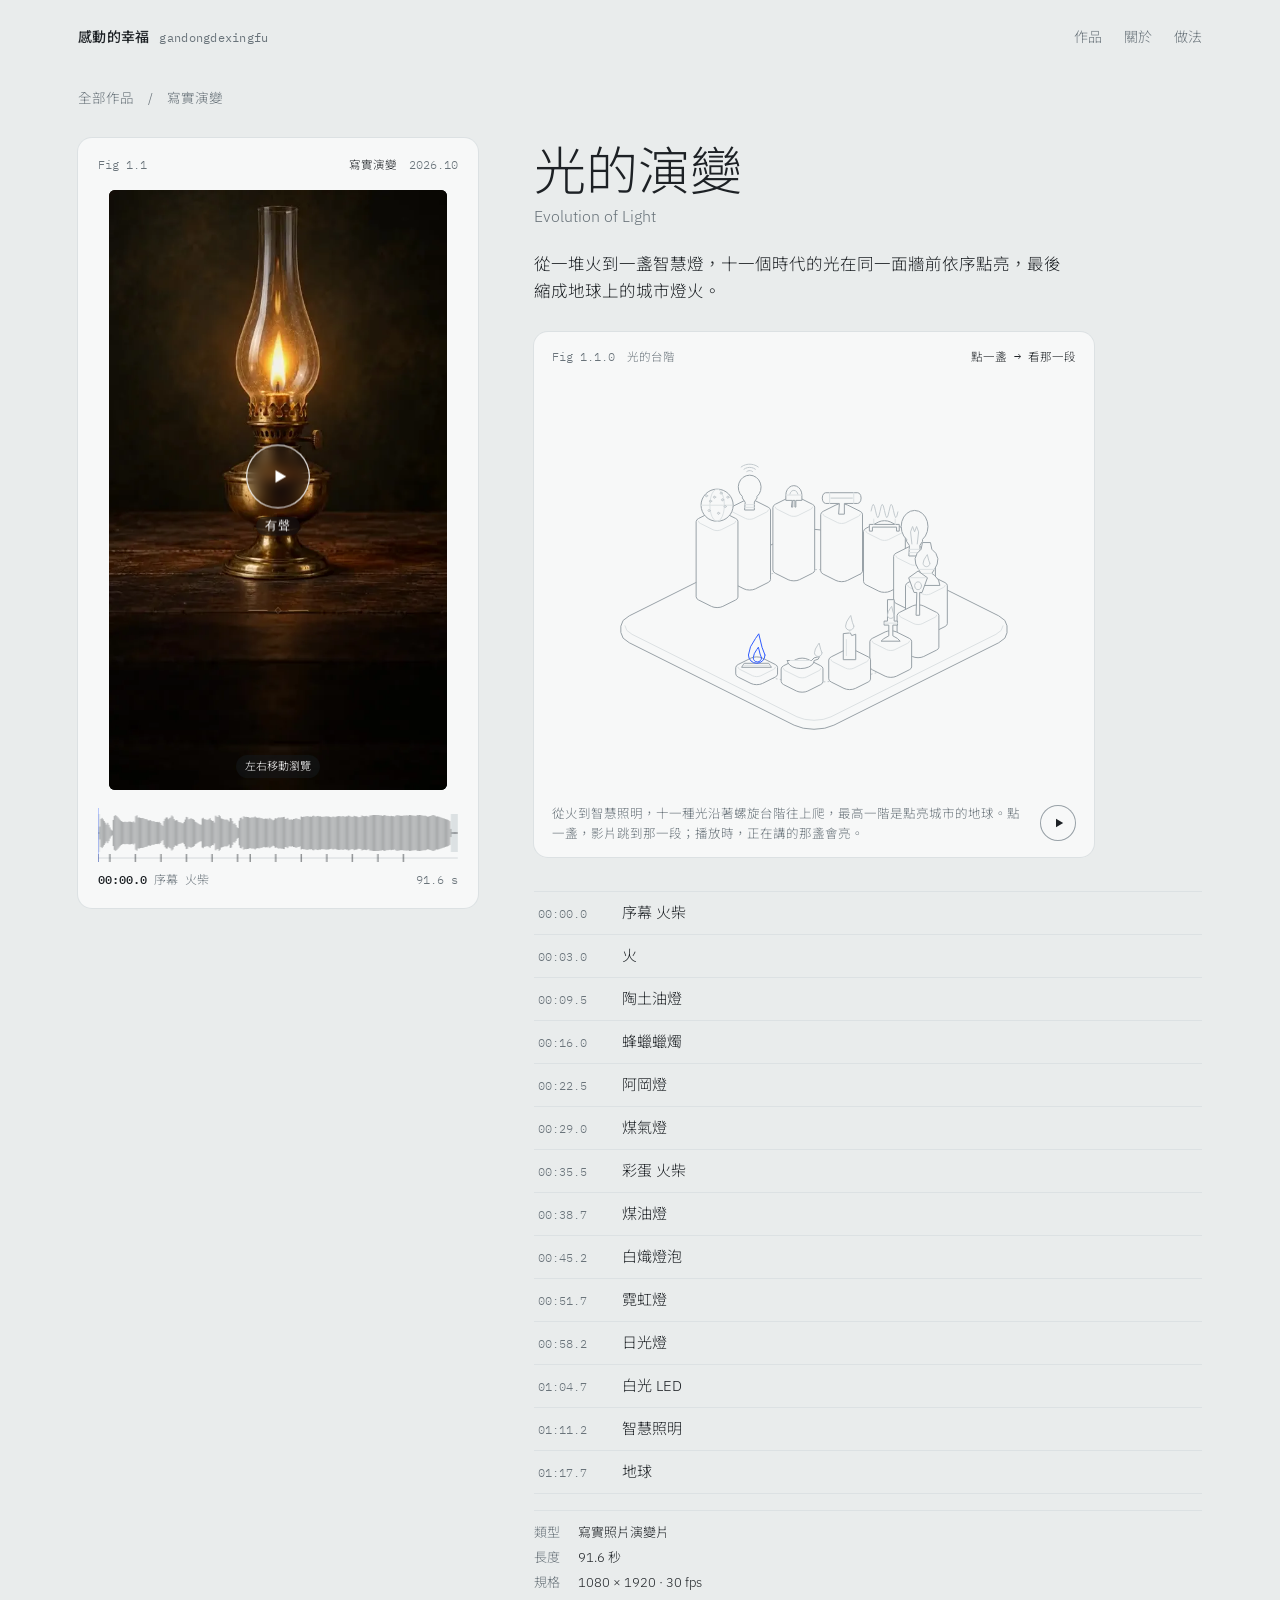
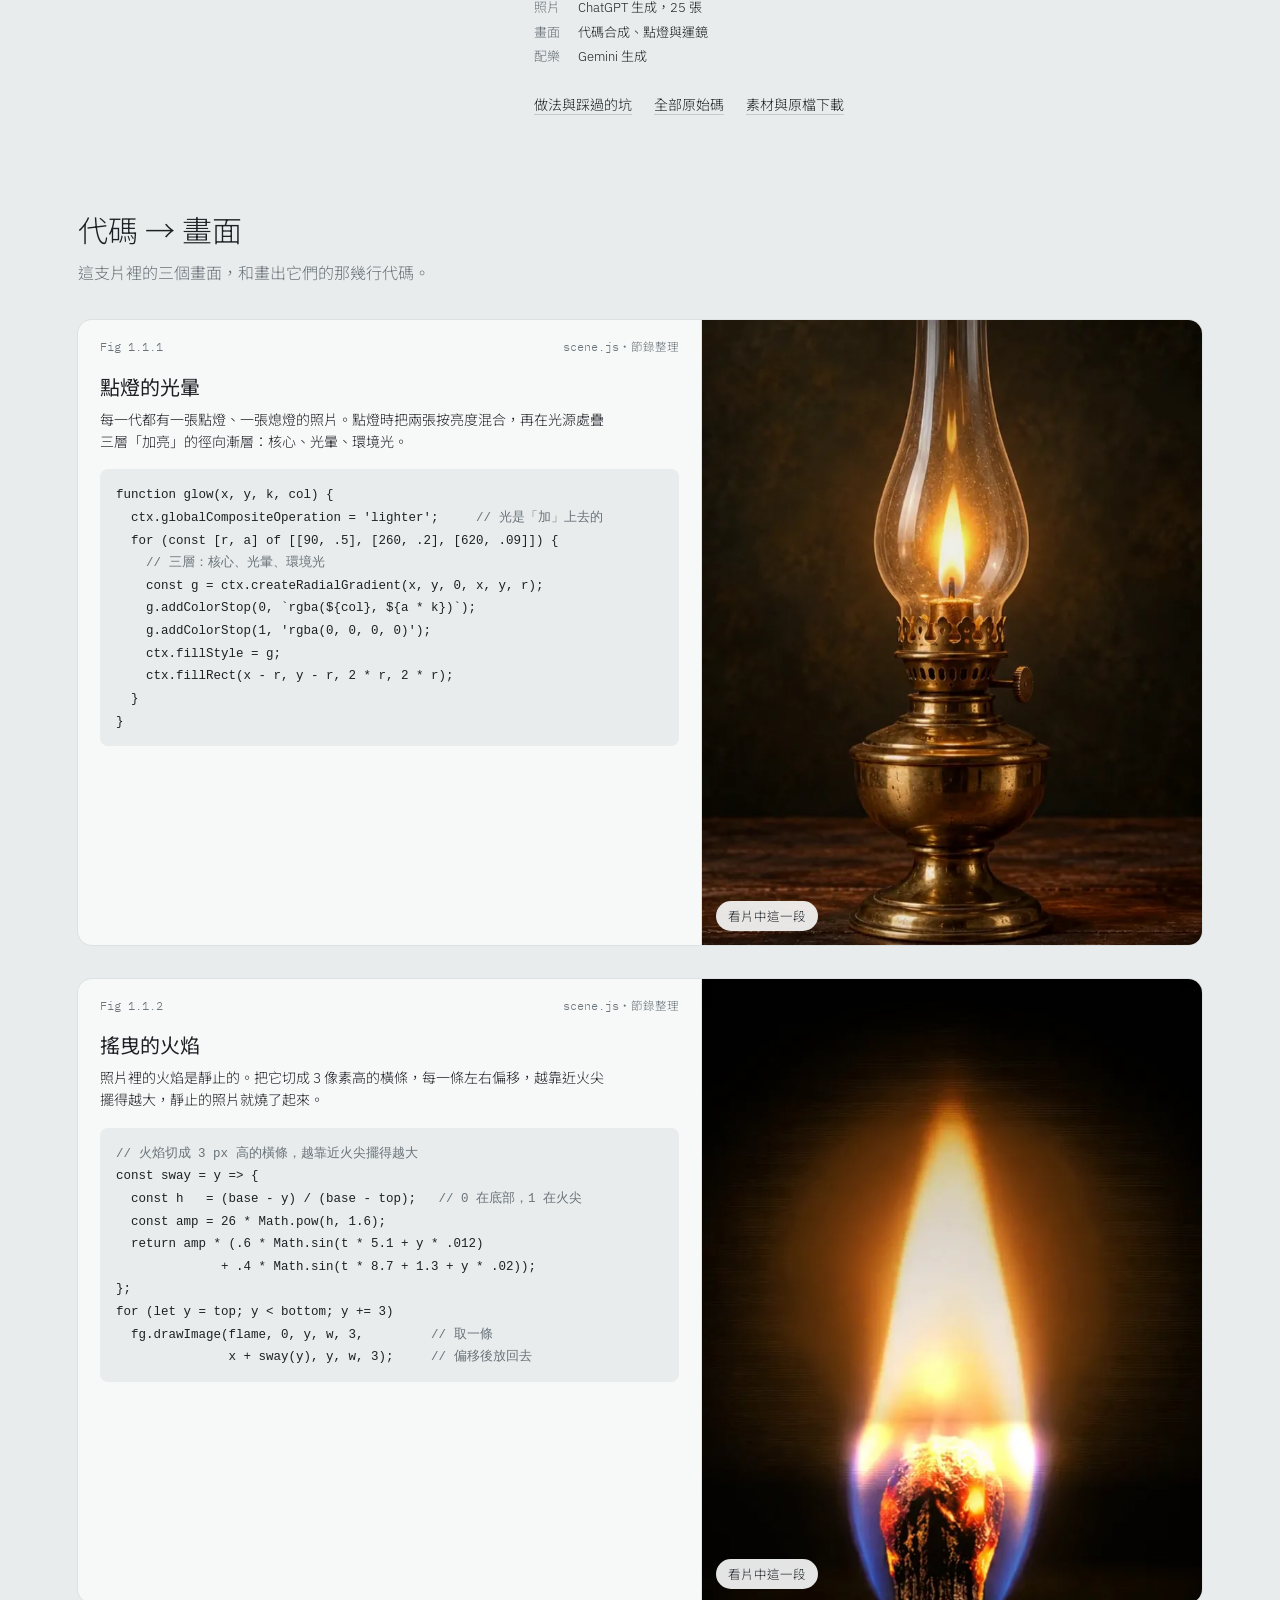
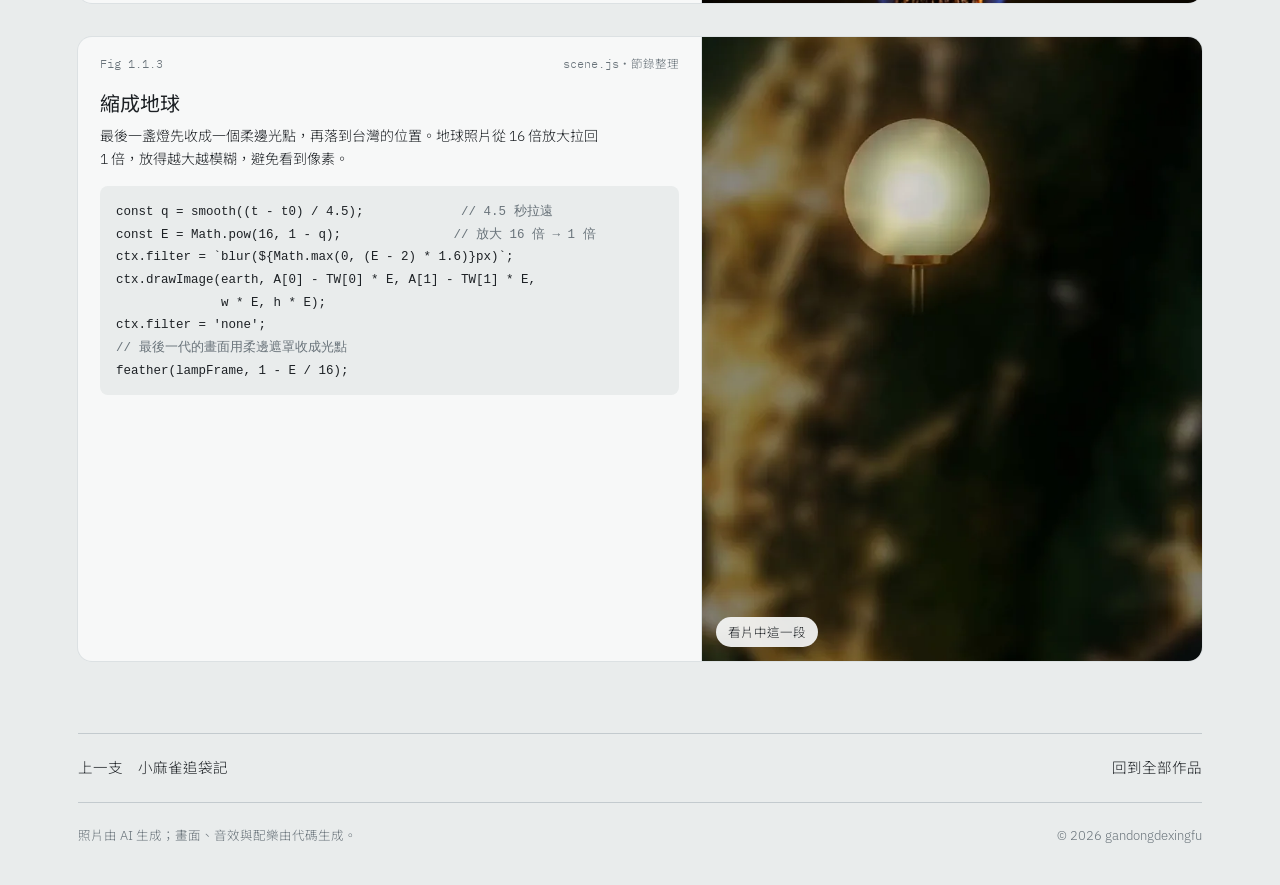
<file: works/light-evolution/index.html>
<!doctype html>
<html lang="zh-Hant">
<head>
<meta charset="utf-8">
<meta name="viewport" content="width=device-width, initial-scale=1">
<title>光的演變 · 感動的幸福</title>
<meta name="description" content="從一堆火到一盞智慧燈，十一個時代的光在同一面牆前依序點亮，最後縮成地球上的城市燈火。">
<link rel="icon" href="../../favicon.svg" type="image/svg+xml">
<link rel="icon" href="../../favicon-32.png" sizes="32x32" type="image/png">
<link rel="apple-touch-icon" href="../../apple-touch-icon.png">
<meta name="theme-color" content="#E9ECEC">
<meta property="og:type" content="video.other">
<meta property="og:site_name" content="感動的幸福">
<meta property="og:title" content="光的演變 · 每一幀都由代碼畫成">
<meta property="og:description" content="從一堆火到一盞智慧燈，十一個時代的光在同一面牆前依序點亮，最後縮成地球上的城市燈火。">
<meta property="og:url" content="https://gandongdexingfu.github.io/works/light-evolution/">
<meta property="og:image" content="https://gandongdexingfu.github.io/media/light-evolution.jpg">
<meta name="twitter:card" content="summary_large_image">
<link rel="preconnect" href="https://fonts.googleapis.com">
<link rel="preconnect" href="https://fonts.gstatic.com" crossorigin>
<link href="https://fonts.googleapis.com/css2?family=IBM+Plex+Mono:wght@400;500&family=IBM+Plex+Sans:wght@300;400;500&family=Noto+Sans+TC:wght@300;400;500&display=swap" rel="stylesheet">
<link rel="stylesheet" href="../../assets/site.css">
</head>
<body>
<div class="wrap">
  <header class="top">
    <a class="mark" href="../../">感動的幸福<span>gandongdexingfu</span></a>
    <nav class="top"><a href="../../#works">作品</a><a href="../../#about">關於</a><a href="https://github.com/gandongdexingfu/lemo-opuscar/tree/main/mine">做法</a></nav>
  </header>
  <div class="crumb"><a href="../../">全部作品</a>　/　<a href="../../?style=寫實演變">寫實演變</a></div>

  <section class="work">
    <article class="plate" id="player" data-id="light-evolution"></article>
    <div>
      <h1>光的演變</h1>
      <div class="en">Evolution of Light</div>
      <p class="lede">從一堆火到一盞智慧燈，十一個時代的光在同一面牆前依序點亮，最後縮成地球上的城市燈火。</p>
      <figure class="fig work-fig" id="wfig" data-label="十一種光沿著螺旋台階一階一階往上，頂端是亮著城市燈火的地球。">
        <div class="fig-head"><span>Fig 1.1.0　光的台階</span><span class="fig-read" aria-live="polite"></span></div>
        <div class="fig-stage"></div>
        <figcaption><span>從火到智慧照明，十一種光沿著螺旋台階往上爬，最高一階是點亮城市的地球。點一盞，影片跳到那一段；播放時，正在講的那盞會亮。</span><button class="play mini" type="button" aria-label="播放（有聲）"></button></figcaption>
      </figure>
      <ol class="chapters" aria-label="章節，點一下跳到那一段">
<li><button type="button" data-t="0"><span>00:00.0</span><span>序幕 火柴</span></button></li>
<li><button type="button" data-t="3.0"><span>00:03.0</span><span>火</span></button></li>
<li><button type="button" data-t="9.5"><span>00:09.5</span><span>陶土油燈</span></button></li>
<li><button type="button" data-t="16.0"><span>00:16.0</span><span>蜂蠟蠟燭</span></button></li>
<li><button type="button" data-t="22.5"><span>00:22.5</span><span>阿岡燈</span></button></li>
<li><button type="button" data-t="29.0"><span>00:29.0</span><span>煤氣燈</span></button></li>
<li><button type="button" data-t="35.5"><span>00:35.5</span><span>彩蛋 火柴</span></button></li>
<li><button type="button" data-t="38.7"><span>00:38.7</span><span>煤油燈</span></button></li>
<li><button type="button" data-t="45.2"><span>00:45.2</span><span>白熾燈泡</span></button></li>
<li><button type="button" data-t="51.7"><span>00:51.7</span><span>霓虹燈</span></button></li>
<li><button type="button" data-t="58.2"><span>00:58.2</span><span>日光燈</span></button></li>
<li><button type="button" data-t="64.7"><span>01:04.7</span><span>白光 LED</span></button></li>
<li><button type="button" data-t="71.2"><span>01:11.2</span><span>智慧照明</span></button></li>
<li><button type="button" data-t="77.7"><span>01:17.7</span><span>地球</span></button></li>
      </ol>
      <dl class="spec"><dt>類型</dt><dd>寫實照片演變片</dd><dt>長度</dt><dd>91.6 秒</dd><dt>規格</dt><dd>1080 × 1920 · 30 fps</dd><dt>照片</dt><dd>ChatGPT 生成，25 張</dd><dt>畫面</dt><dd>代碼合成、點燈與運鏡</dd><dt>配樂</dt><dd>Gemini 生成</dd></dl>
      <div class="links"><a href="https://github.com/gandongdexingfu/lemo-opuscar/blob/main/mine/routes/寫實照片演變片.md">做法與踩過的坑</a><a href="https://github.com/gandongdexingfu/lemo-opuscar/tree/main/mine/films/light-evolution">全部原始碼</a><a href="https://github.com/gandongdexingfu/lemo-opuscar/releases/tag/light-evolution-v1">素材與原檔下載</a></div>
    </div>
  </section>

  <section class="bts" aria-labelledby="bts-h">
    <h2 id="bts-h">代碼 → 畫面</h2>
    <p>這支片裡的三個畫面，和畫出它們的那幾行代碼。</p>
<article class="pair">
  <div class="code"><div class="head"><span>Fig 1.1.1</span><span>scene.js・節錄整理</span></div>
    <h3>點燈的光暈</h3><p class="note">每一代都有一張點燈、一張熄燈的照片。點燈時把兩張按亮度混合，再在光源處疊三層「加亮」的徑向漸層：核心、光暈、環境光。</p>
    <pre><code>function glow(x, y, k, col) {
  ctx.globalCompositeOperation = &#x27;lighter&#x27;;     <span class="cm">// 光是「加」上去的</span>
  for (const [r, a] of [[90, .5], [260, .2], [620, .09]]) {
    <span class="cm">// 三層：核心、光暈、環境光</span>
    const g = ctx.createRadialGradient(x, y, 0, x, y, r);
    g.addColorStop(0, `rgba(${col}, ${a * k})`);
    g.addColorStop(1, &#x27;rgba(0, 0, 0, 0)&#x27;);
    ctx.fillStyle = g;
    ctx.fillRect(x - r, y - r, 2 * r, 2 * r);
  }
}</code></pre></div>
  <figure><img src="../../media/bts/le-glow.webp" alt="點燈的光暈的畫面" loading="lazy" decoding="async"><button type="button" data-t="38.7">看片中這一段</button></figure>
</article>
<article class="pair">
  <div class="code"><div class="head"><span>Fig 1.1.2</span><span>scene.js・節錄整理</span></div>
    <h3>搖曳的火焰</h3><p class="note">照片裡的火焰是靜止的。把它切成 3 像素高的橫條，每一條左右偏移，越靠近火尖擺得越大，靜止的照片就燒了起來。</p>
    <pre><code><span class="cm">// 火焰切成 3 px 高的橫條，越靠近火尖擺得越大</span>
const sway = y =&gt; {
  const h   = (base - y) / (base - top);   <span class="cm">// 0 在底部，1 在火尖</span>
  const amp = 26 * Math.pow(h, 1.6);
  return amp * (.6 * Math.sin(t * 5.1 + y * .012)
              + .4 * Math.sin(t * 8.7 + 1.3 + y * .02));
};
for (let y = top; y &lt; bottom; y += 3)
  fg.drawImage(flame, 0, y, w, 3,         <span class="cm">// 取一條</span>
               x + sway(y), y, w, 3);     <span class="cm">// 偏移後放回去</span></code></pre></div>
  <figure><img src="../../media/bts/le-flame.webp" alt="搖曳的火焰的畫面" loading="lazy" decoding="async"><button type="button" data-t="0">看片中這一段</button></figure>
</article>
<article class="pair">
  <div class="code"><div class="head"><span>Fig 1.1.3</span><span>scene.js・節錄整理</span></div>
    <h3>縮成地球</h3><p class="note">最後一盞燈先收成一個柔邊光點，再落到台灣的位置。地球照片從 16 倍放大拉回 1 倍，放得越大越模糊，避免看到像素。</p>
    <pre><code>const q = smooth((t - t0) / 4.5);             <span class="cm">// 4.5 秒拉遠</span>
const E = Math.pow(16, 1 - q);               <span class="cm">// 放大 16 倍 → 1 倍</span>
ctx.filter = `blur(${Math.max(0, (E - 2) * 1.6)}px)`;
ctx.drawImage(earth, A[0] - TW[0] * E, A[1] - TW[1] * E,
              w * E, h * E);
ctx.filter = &#x27;none&#x27;;
<span class="cm">// 最後一代的畫面用柔邊遮罩收成光點</span>
feather(lampFrame, 1 - E / 16);</code></pre></div>
  <figure><img src="../../media/bts/le-earth.webp" alt="縮成地球的畫面" loading="lazy" decoding="async"><button type="button" data-t="77.7">看片中這一段</button></figure>
</article>
  </section>

  <nav class="next"><a href="../taiwan-sparrow/">上一支　小麻雀追袋記</a><a href="../../">回到全部作品</a></nav>
  <footer id="about">
    <span>照片由 AI 生成；畫面、音效與配樂由代碼生成。</span>
    <span>© 2026 gandongdexingfu</span>
  </footer>
</div>
<script src="../../assets/site.js"></script>
<script src="../../assets/hairline/kernel.js"></script><script src="../../assets/figures.js"></script><script src="../../assets/hairline/lamps.js"></script>
<script>
SITE.load('../../').then(([WORKS, FP]) => {
  const host = document.getElementById('player'), w = WORKS.find(x => x.id === host.dataset.id);
  host.innerHTML = SITE.plateHTML(w, '../../', { link: false });
  const items = [...document.querySelectorAll('.chapters li')];
  let film = null, fig = null;
  film = SITE.mount(host, w, FP[w.id], { eager: true, onChapter: i => {
    items.forEach((li, j) => li.classList.toggle('on', i === j));
    if (fig && film && !film.video.paused) fig.point(w.chapters[i][1]); // 播放時，線稿圖跟著片子走
  } });
  const jump = (t, play) => { film.seek(+t); if (play) film.play(); };
  const fhost = document.getElementById('wfig');
  if (fhost && typeof FIG !== 'undefined') {
    fig = FIG.mount(fhost, w.figure.name, { rest: w.figure.rest });
    // 點圖上的一格／一盞燈：影片跳到那一段並播放
    fig.stage.addEventListener('click', () => {
      const m = /^\d+ · (.+)$/.exec(fig.text), c = m && w.chapters.find(([, name]) => name === m[1]);
      if (!c) return;
      if (host.getBoundingClientRect().top < 0 || host.getBoundingClientRect().bottom > innerHeight) host.scrollIntoView({ behavior: 'smooth', block: 'start' });
      jump(c[0], true);
    });
    film.video.addEventListener('pause', () => fig.point(null));
    // 圖上的播放鍵：和影片下方那顆同步，等於一支遙控器
    const mini = fhost.querySelector('.play.mini');
    const ICON = { play: '<svg viewBox="0 0 12 12" aria-hidden="true"><path d="M3 1.8v8.4L10.2 6z"/></svg>', pause: '<svg viewBox="0 0 12 12" aria-hidden="true"><path d="M2.6 1.8h2.4v8.4H2.6zM7 1.8h2.4v8.4H7z"/></svg>' };
    const sync = () => { const on = !film.video.paused; mini.innerHTML = on ? ICON.pause : ICON.play; mini.classList.toggle('on', on); mini.setAttribute('aria-label', on ? '暫停' : '播放（有聲）'); };
    sync(); film.video.addEventListener('play', sync); film.video.addEventListener('pause', sync);
    mini.addEventListener('click', () => film.toggle());
  }
  document.querySelectorAll('.chapters button').forEach(b => b.addEventListener('click', () => jump(b.dataset.t, !film.video.paused)));
  document.querySelectorAll('.pair figure button').forEach(b => b.addEventListener('click', () => { host.scrollIntoView({ behavior: 'smooth', block: 'start' }); jump(b.dataset.t, true); }));
});
</script>
</body>
</html>
</file>
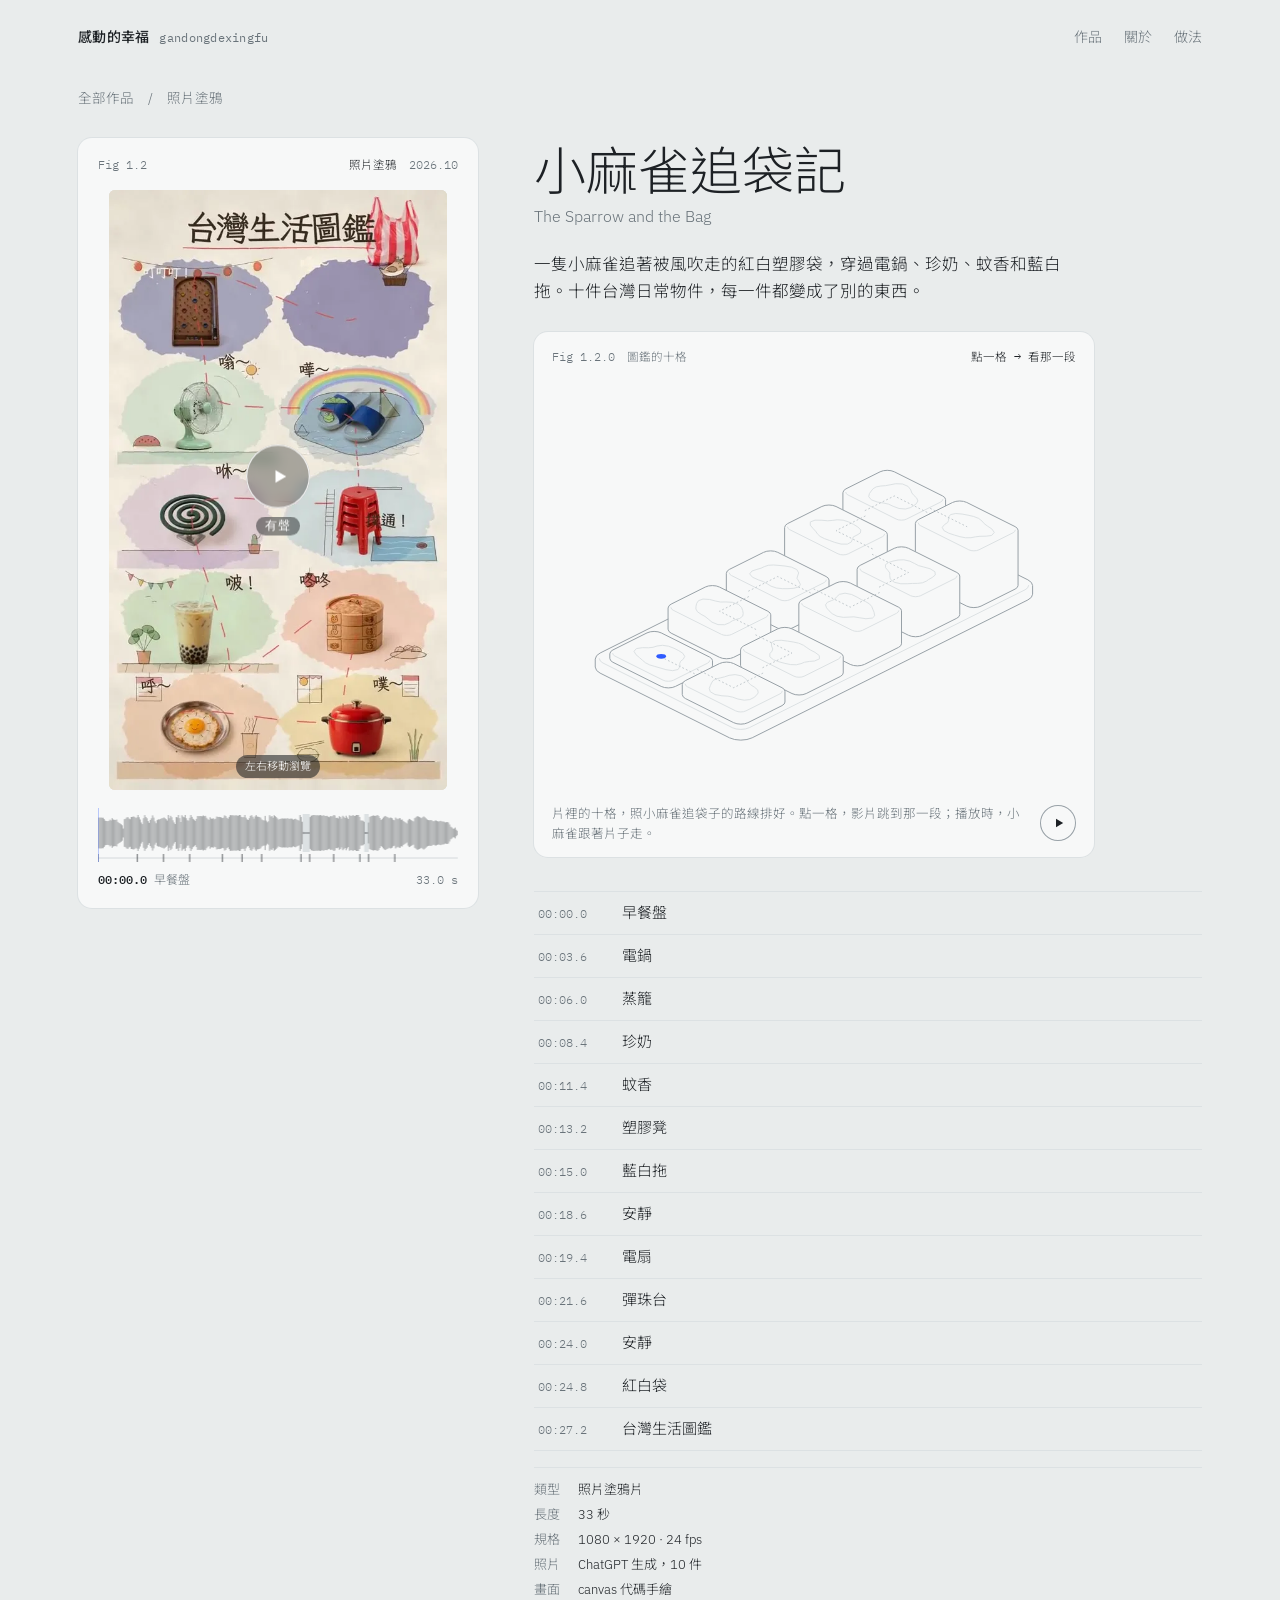
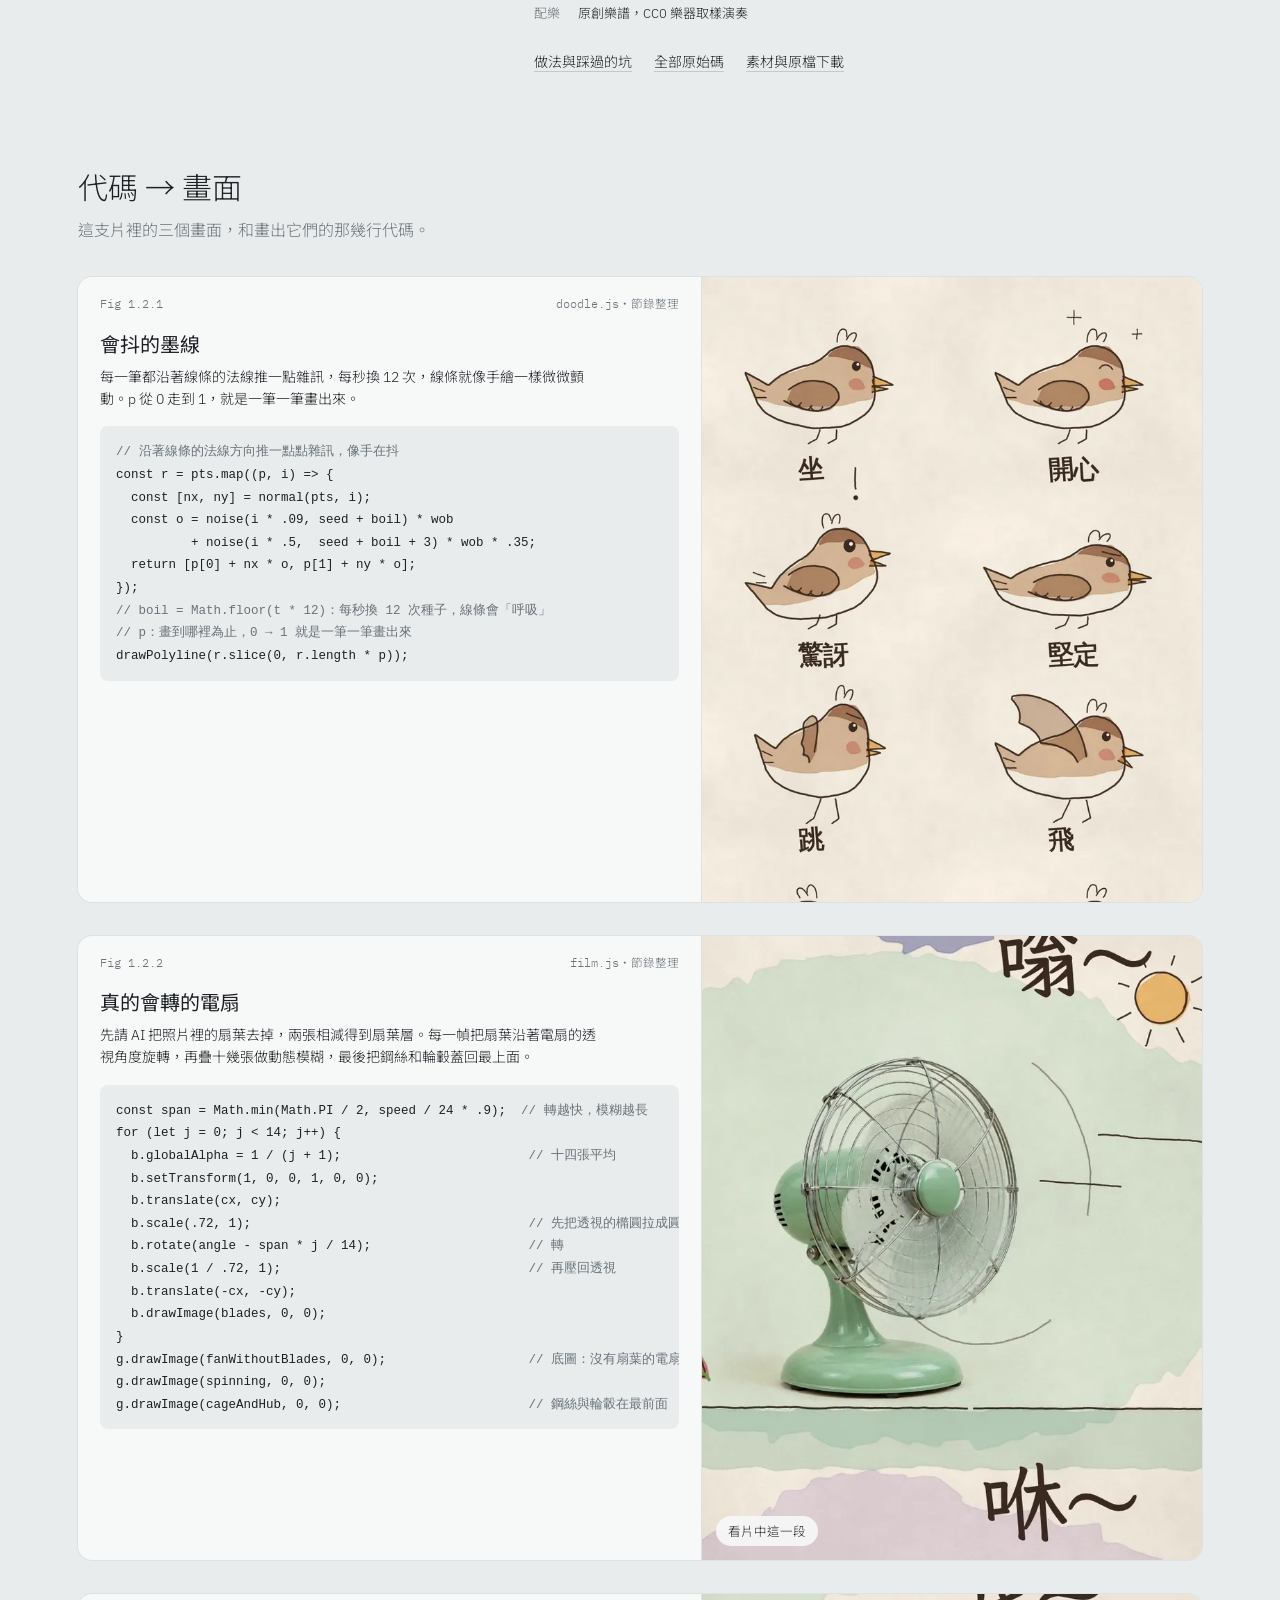
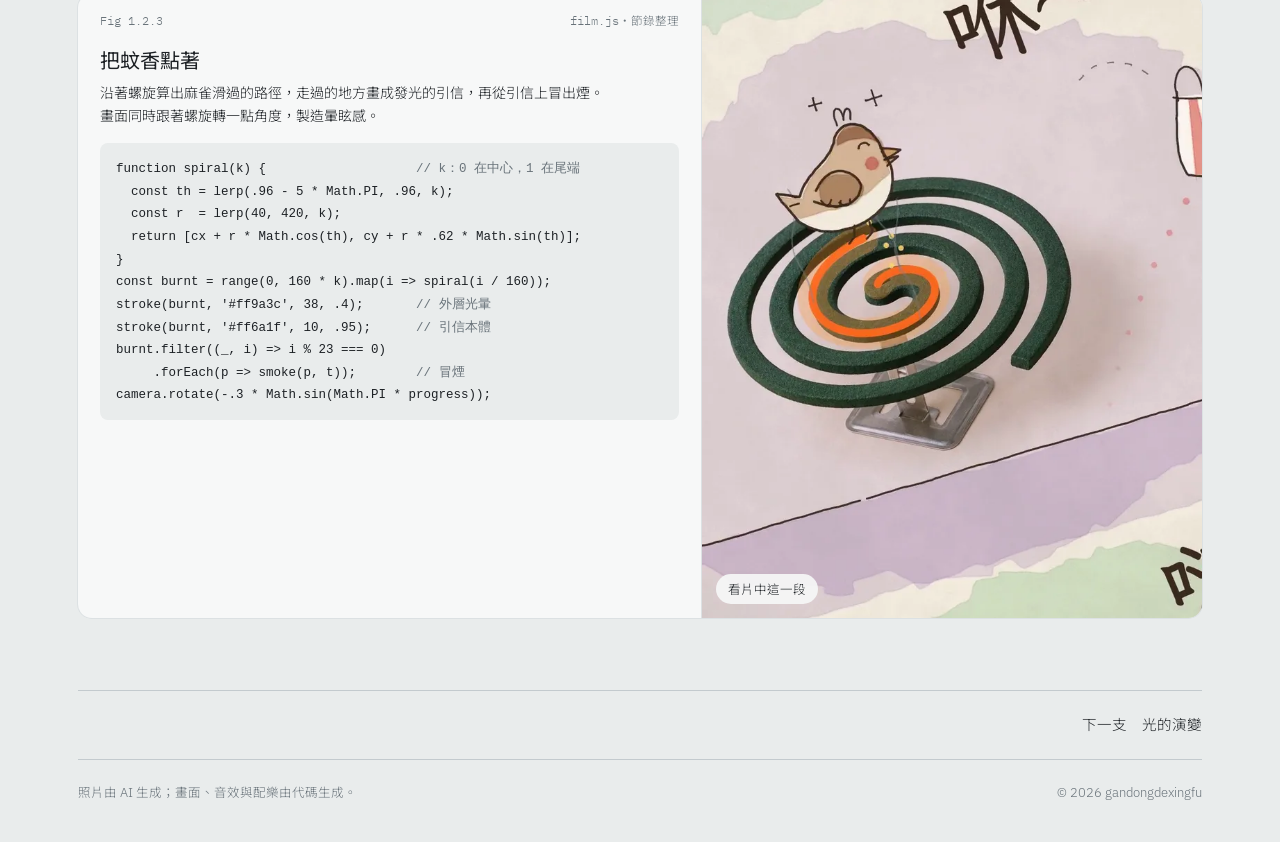
<file: works/taiwan-sparrow/index.html>
<!doctype html>
<html lang="zh-Hant">
<head>
<meta charset="utf-8">
<meta name="viewport" content="width=device-width, initial-scale=1">
<title>小麻雀追袋記 · 感動的幸福</title>
<meta name="description" content="一隻小麻雀追著被風吹走的紅白塑膠袋，穿過電鍋、珍奶、蚊香和藍白拖。十件台灣日常物件，每一件都變成了別的東西。">
<link rel="icon" href="../../favicon.svg" type="image/svg+xml">
<link rel="icon" href="../../favicon-32.png" sizes="32x32" type="image/png">
<link rel="apple-touch-icon" href="../../apple-touch-icon.png">
<meta name="theme-color" content="#E9ECEC">
<meta property="og:type" content="video.other">
<meta property="og:site_name" content="感動的幸福">
<meta property="og:title" content="小麻雀追袋記 · 每一幀都由代碼畫成">
<meta property="og:description" content="一隻小麻雀追著被風吹走的紅白塑膠袋，穿過電鍋、珍奶、蚊香和藍白拖。十件台灣日常物件，每一件都變成了別的東西。">
<meta property="og:url" content="https://gandongdexingfu.github.io/works/taiwan-sparrow/">
<meta property="og:image" content="https://gandongdexingfu.github.io/media/taiwan-sparrow.jpg">
<meta name="twitter:card" content="summary_large_image">
<link rel="preconnect" href="https://fonts.googleapis.com">
<link rel="preconnect" href="https://fonts.gstatic.com" crossorigin>
<link href="https://fonts.googleapis.com/css2?family=IBM+Plex+Mono:wght@400;500&family=IBM+Plex+Sans:wght@300;400;500&family=Noto+Sans+TC:wght@300;400;500&display=swap" rel="stylesheet">
<link rel="stylesheet" href="../../assets/site.css">
</head>
<body>
<div class="wrap">
  <header class="top">
    <a class="mark" href="../../">感動的幸福<span>gandongdexingfu</span></a>
    <nav class="top"><a href="../../#works">作品</a><a href="../../#about">關於</a><a href="https://github.com/gandongdexingfu/lemo-opuscar/tree/main/mine">做法</a></nav>
  </header>
  <div class="crumb"><a href="../../">全部作品</a>　/　<a href="../../?style=照片塗鴉">照片塗鴉</a></div>

  <section class="work">
    <article class="plate" id="player" data-id="taiwan-sparrow"></article>
    <div>
      <h1>小麻雀追袋記</h1>
      <div class="en">The Sparrow and the Bag</div>
      <p class="lede">一隻小麻雀追著被風吹走的紅白塑膠袋，穿過電鍋、珍奶、蚊香和藍白拖。十件台灣日常物件，每一件都變成了別的東西。</p>
      <figure class="fig work-fig" id="wfig" data-label="片中十格排成一張圖鑑，路線一路往上爬。">
        <div class="fig-head"><span>Fig 1.2.0　圖鑑的十格</span><span class="fig-read" aria-live="polite"></span></div>
        <div class="fig-stage"></div>
        <figcaption><span>片裡的十格，照小麻雀追袋子的路線排好。點一格，影片跳到那一段；播放時，小麻雀跟著片子走。</span><button class="play mini" type="button" aria-label="播放（有聲）"></button></figcaption>
      </figure>
      <ol class="chapters" aria-label="章節，點一下跳到那一段">
<li><button type="button" data-t="0"><span>00:00.0</span><span>早餐盤</span></button></li>
<li><button type="button" data-t="3.6"><span>00:03.6</span><span>電鍋</span></button></li>
<li><button type="button" data-t="6.0"><span>00:06.0</span><span>蒸籠</span></button></li>
<li><button type="button" data-t="8.4"><span>00:08.4</span><span>珍奶</span></button></li>
<li><button type="button" data-t="11.4"><span>00:11.4</span><span>蚊香</span></button></li>
<li><button type="button" data-t="13.2"><span>00:13.2</span><span>塑膠凳</span></button></li>
<li><button type="button" data-t="15.0"><span>00:15.0</span><span>藍白拖</span></button></li>
<li><button type="button" data-t="18.6"><span>00:18.6</span><span>安靜</span></button></li>
<li><button type="button" data-t="19.4"><span>00:19.4</span><span>電扇</span></button></li>
<li><button type="button" data-t="21.6"><span>00:21.6</span><span>彈珠台</span></button></li>
<li><button type="button" data-t="24.0"><span>00:24.0</span><span>安靜</span></button></li>
<li><button type="button" data-t="24.8"><span>00:24.8</span><span>紅白袋</span></button></li>
<li><button type="button" data-t="27.2"><span>00:27.2</span><span>台灣生活圖鑑</span></button></li>
      </ol>
      <dl class="spec"><dt>類型</dt><dd>照片塗鴉片</dd><dt>長度</dt><dd>33 秒</dd><dt>規格</dt><dd>1080 × 1920 · 24 fps</dd><dt>照片</dt><dd>ChatGPT 生成，10 件</dd><dt>畫面</dt><dd>canvas 代碼手繪</dd><dt>配樂</dt><dd>原創樂譜，CC0 樂器取樣演奏</dd></dl>
      <div class="links"><a href="https://github.com/gandongdexingfu/lemo-opuscar/blob/main/mine/routes/照片塗鴉片.md">做法與踩過的坑</a><a href="https://github.com/gandongdexingfu/lemo-opuscar/tree/main/mine/films/taiwan-sparrow">全部原始碼</a><a href="https://github.com/gandongdexingfu/lemo-opuscar/releases/tag/taiwan-sparrow-v1">素材與原檔下載</a></div>
    </div>
  </section>

  <section class="bts" aria-labelledby="bts-h">
    <h2 id="bts-h">代碼 → 畫面</h2>
    <p>這支片裡的三個畫面，和畫出它們的那幾行代碼。</p>
<article class="pair">
  <div class="code"><div class="head"><span>Fig 1.2.1</span><span>doodle.js・節錄整理</span></div>
    <h3>會抖的墨線</h3><p class="note">每一筆都沿著線條的法線推一點雜訊，每秒換 12 次，線條就像手繪一樣微微顫動。p 從 0 走到 1，就是一筆一筆畫出來。</p>
    <pre><code><span class="cm">// 沿著線條的法線方向推一點點雜訊，像手在抖</span>
const r = pts.map((p, i) =&gt; {
  const [nx, ny] = normal(pts, i);
  const o = noise(i * .09, seed + boil) * wob
          + noise(i * .5,  seed + boil + 3) * wob * .35;
  return [p[0] + nx * o, p[1] + ny * o];
});
<span class="cm">// boil = Math.floor(t * 12)：每秒換 12 次種子，線條會「呼吸」</span>
<span class="cm">// p：畫到哪裡為止，0 → 1 就是一筆一筆畫出來</span>
drawPolyline(r.slice(0, r.length * p));</code></pre></div>
  <figure><img src="../../media/bts/sp-sheet.webp" alt="會抖的墨線的畫面" loading="lazy" decoding="async"></figure>
</article>
<article class="pair">
  <div class="code"><div class="head"><span>Fig 1.2.2</span><span>film.js・節錄整理</span></div>
    <h3>真的會轉的電扇</h3><p class="note">先請 AI 把照片裡的扇葉去掉，兩張相減得到扇葉層。每一幀把扇葉沿著電扇的透視角度旋轉，再疊十幾張做動態模糊，最後把鋼絲和輪轂蓋回最上面。</p>
    <pre><code>const span = Math.min(Math.PI / 2, speed / 24 * .9);  <span class="cm">// 轉越快，模糊越長</span>
for (let j = 0; j &lt; 14; j++) {
  b.globalAlpha = 1 / (j + 1);                         <span class="cm">// 十四張平均</span>
  b.setTransform(1, 0, 0, 1, 0, 0);
  b.translate(cx, cy);
  b.scale(.72, 1);                                     <span class="cm">// 先把透視的橢圓拉成圓</span>
  b.rotate(angle - span * j / 14);                     <span class="cm">// 轉</span>
  b.scale(1 / .72, 1);                                 <span class="cm">// 再壓回透視</span>
  b.translate(-cx, -cy);
  b.drawImage(blades, 0, 0);
}
g.drawImage(fanWithoutBlades, 0, 0);                   <span class="cm">// 底圖：沒有扇葉的電扇</span>
g.drawImage(spinning, 0, 0);
g.drawImage(cageAndHub, 0, 0);                         <span class="cm">// 鋼絲與輪轂在最前面</span></code></pre></div>
  <figure><img src="../../media/bts/sp-fan.webp" alt="真的會轉的電扇的畫面" loading="lazy" decoding="async"><button type="button" data-t="19.4">看片中這一段</button></figure>
</article>
<article class="pair">
  <div class="code"><div class="head"><span>Fig 1.2.3</span><span>film.js・節錄整理</span></div>
    <h3>把蚊香點著</h3><p class="note">沿著螺旋算出麻雀滑過的路徑，走過的地方畫成發光的引信，再從引信上冒出煙。畫面同時跟著螺旋轉一點角度，製造暈眩感。</p>
    <pre><code>function spiral(k) {                    <span class="cm">// k：0 在中心，1 在尾端</span>
  const th = lerp(.96 - 5 * Math.PI, .96, k);
  const r  = lerp(40, 420, k);
  return [cx + r * Math.cos(th), cy + r * .62 * Math.sin(th)];
}
const burnt = range(0, 160 * k).map(i =&gt; spiral(i / 160));
stroke(burnt, &#x27;#ff9a3c&#x27;, 38, .4);       <span class="cm">// 外層光暈</span>
stroke(burnt, &#x27;#ff6a1f&#x27;, 10, .95);      <span class="cm">// 引信本體</span>
burnt.filter((_, i) =&gt; i % 23 === 0)
     .forEach(p =&gt; smoke(p, t));        <span class="cm">// 冒煙</span>
camera.rotate(-.3 * Math.sin(Math.PI * progress));</code></pre></div>
  <figure><img src="../../media/bts/sp-coil.webp" alt="把蚊香點著的畫面" loading="lazy" decoding="async"><button type="button" data-t="11.6">看片中這一段</button></figure>
</article>
  </section>

  <nav class="next"><span></span><a href="../light-evolution/">下一支　光的演變</a></nav>
  <footer id="about">
    <span>照片由 AI 生成；畫面、音效與配樂由代碼生成。</span>
    <span>© 2026 gandongdexingfu</span>
  </footer>
</div>
<script src="../../assets/site.js"></script>
<script src="../../assets/hairline/kernel.js"></script><script src="../../assets/figures.js"></script><script src="../../assets/hairline/board.js"></script>
<script>
SITE.load('../../').then(([WORKS, FP]) => {
  const host = document.getElementById('player'), w = WORKS.find(x => x.id === host.dataset.id);
  host.innerHTML = SITE.plateHTML(w, '../../', { link: false });
  const items = [...document.querySelectorAll('.chapters li')];
  let film = null, fig = null;
  film = SITE.mount(host, w, FP[w.id], { eager: true, onChapter: i => {
    items.forEach((li, j) => li.classList.toggle('on', i === j));
    if (fig && film && !film.video.paused) fig.point(w.chapters[i][1]); // 播放時，線稿圖跟著片子走
  } });
  const jump = (t, play) => { film.seek(+t); if (play) film.play(); };
  const fhost = document.getElementById('wfig');
  if (fhost && typeof FIG !== 'undefined') {
    fig = FIG.mount(fhost, w.figure.name, { rest: w.figure.rest });
    // 點圖上的一格／一盞燈：影片跳到那一段並播放
    fig.stage.addEventListener('click', () => {
      const m = /^\d+ · (.+)$/.exec(fig.text), c = m && w.chapters.find(([, name]) => name === m[1]);
      if (!c) return;
      if (host.getBoundingClientRect().top < 0 || host.getBoundingClientRect().bottom > innerHeight) host.scrollIntoView({ behavior: 'smooth', block: 'start' });
      jump(c[0], true);
    });
    film.video.addEventListener('pause', () => fig.point(null));
    // 圖上的播放鍵：和影片下方那顆同步，等於一支遙控器
    const mini = fhost.querySelector('.play.mini');
    const ICON = { play: '<svg viewBox="0 0 12 12" aria-hidden="true"><path d="M3 1.8v8.4L10.2 6z"/></svg>', pause: '<svg viewBox="0 0 12 12" aria-hidden="true"><path d="M2.6 1.8h2.4v8.4H2.6zM7 1.8h2.4v8.4H7z"/></svg>' };
    const sync = () => { const on = !film.video.paused; mini.innerHTML = on ? ICON.pause : ICON.play; mini.classList.toggle('on', on); mini.setAttribute('aria-label', on ? '暫停' : '播放（有聲）'); };
    sync(); film.video.addEventListener('play', sync); film.video.addEventListener('pause', sync);
    mini.addEventListener('click', () => film.toggle());
  }
  document.querySelectorAll('.chapters button').forEach(b => b.addEventListener('click', () => jump(b.dataset.t, !film.video.paused)));
  document.querySelectorAll('.pair figure button').forEach(b => b.addEventListener('click', () => { host.scrollIntoView({ behavior: 'smooth', block: 'start' }); jump(b.dataset.t, true); }));
});
</script>
</body>
</html>
</file>
<file: assets/site.css>
:root {
  --page: #E9ECEC;
  --plate: #F7F8F8;
  --ink: #1D2125;
  --dim: #69737A;
  --line: #C3CACE;
  --faint: #DCE1E3;
  --signal: #2F5BFF;
  --edge: #98A1A7;
  --sans: "IBM Plex Sans", "Noto Sans TC", system-ui, sans-serif;
  --mono: "IBM Plex Mono", "Noto Sans TC", ui-monospace, monospace;
}
@media (prefers-color-scheme: dark) {
  :root:not([data-theme="light"]) { --page: #15191C; --plate: #1C2126; --ink: #E6EAEC; --dim: #8D979E; --line: #3A434A; --faint: #283037; --signal: #7C98FF; --edge: #5E686F; }
}
:root[data-theme="dark"] { --page: #15191C; --plate: #1C2126; --ink: #E6EAEC; --dim: #8D979E; --line: #3A434A; --faint: #283037; --signal: #7C98FF; --edge: #5E686F; }

* { box-sizing: border-box; }
html { -webkit-text-size-adjust: 100%; }
body { margin: 0; background: var(--page); color: var(--ink); font-family: var(--sans); font-weight: 300; line-height: 1.6; }
a { color: inherit; }
:focus-visible { outline: 1.5px solid var(--signal); outline-offset: 3px; border-radius: 4px; }

.wrap { max-width: 1180px; margin: 0 auto; padding: 0 28px; }
header.top { display: flex; justify-content: space-between; align-items: baseline; padding: 26px 0 0; font-size: 14px; }
.mark { font-weight: 500; letter-spacing: .02em; text-decoration: none; }
.mark span { color: var(--dim); font-family: var(--mono); font-size: 12px; margin-left: 10px; font-weight: 400; }
nav.top a { text-decoration: none; color: var(--dim); margin-left: 22px; }
nav.top a:hover { color: var(--ink); }

.intro { padding: 72px 0 64px; display: grid; grid-template-columns: minmax(0, 1fr) minmax(0, 500px); gap: 56px; align-items: center; }
.intro-text { max-width: 640px; }
.intro h1 { font-family: "Noto Sans TC", var(--sans); font-weight: 300; font-size: clamp(34px, 5.2vw, 60px); line-height: 1.18; letter-spacing: .01em; margin: 0; }
.intro p { margin: 22px 0 0; color: var(--dim); font-size: 16px; max-width: 34em; }
.intro p .en { display: block; font-family: var(--mono); font-size: 12.5px; margin-top: 6px; }

.filters { display: flex; flex-wrap: wrap; gap: 8px 22px; padding: 0 0 22px; font-size: 14px; }
.filters button { font: inherit; background: none; border: 0; padding: 4px 0; color: var(--dim); cursor: pointer; border-bottom: 1.5px solid transparent; }
.filters button:hover { color: var(--ink); }
.filters button[aria-pressed="true"] { color: var(--ink); border-bottom-color: var(--signal); }
.filters button span { font-family: var(--mono); font-size: 11.5px; margin-left: 5px; color: var(--dim); }
.plate[hidden] { display: none; }
.style-tag { color: var(--ink); }
.works { display: grid; grid-template-columns: repeat(2, minmax(0, 1fr)); gap: 28px; padding-bottom: 96px; }
.plate { background: var(--plate); border-radius: 14px; padding: 18px 20px 16px; box-shadow: 0 0 0 1px var(--faint); display: flex; flex-direction: column; }
.plate-head, .plate-foot { display: flex; justify-content: space-between; font-family: var(--mono); font-size: 11.5px; color: var(--dim); }
.stage { position: relative; margin: 16px auto 0; width: min(100%, 300px); aspect-ratio: 9 / 16; border-radius: 6px; overflow: hidden; background: var(--faint); cursor: ew-resize; }
.stage video, .stage img { position: absolute; inset: 0; width: 100%; height: 100%; object-fit: cover; display: block; }
.stage .hint { position: absolute; left: 50%; bottom: 12px; transform: translateX(-50%); font-family: var(--mono); font-size: 11px; color: #fff; background: rgba(20,24,28,.55); padding: 3px 9px; border-radius: 999px; pointer-events: none; transition: opacity .3s; white-space: nowrap; }
.stage:hover .hint, .stage.scrubbing .hint { opacity: 0; }

.title { margin: 20px 0 0; }
.title h2 { font-family: "Noto Sans TC", var(--sans); font-weight: 400; font-size: 24px; margin: 0; letter-spacing: .02em; }
.title .en { font-size: 14px; color: var(--dim); margin-top: 2px; }
.title p { font-size: 14.5px; margin: 10px 0 0; max-width: 32em; }

/* 指紋：音量波形＋章節刻度＋安靜段；游標位置＝畫面位置 */
.print { position: relative; margin-top: 18px; height: 54px; cursor: ew-resize; touch-action: pan-y; }
.print svg { position: absolute; inset: 0; width: 100%; height: 100%; overflow: visible; }
.print .lv { stroke: var(--ink); stroke-width: 1; opacity: .55; }
.print .tick { stroke: var(--ink); stroke-width: 1; }
.print .sil { fill: var(--faint); }
.print .base { stroke: var(--line); stroke-width: 1; }
.print .head { stroke: var(--signal); stroke-width: 1.25; }
.print .chap.on { opacity: 1; }
.readout { margin-top: 8px; font-family: var(--mono); font-size: 12px; display: flex; justify-content: space-between; color: var(--dim); }
.readout b { font-weight: 500; color: var(--ink); }

.actions { margin-top: 14px; display: flex; gap: 18px; font-size: 13.5px; }
.actions button, .actions a { font: inherit; background: none; border: 0; padding: 0; color: var(--ink); cursor: pointer; text-decoration: underline; text-decoration-color: var(--line); text-underline-offset: 4px; }
.actions button:hover, .actions a:hover { text-decoration-color: var(--signal); }

.spec { margin: 16px 0 0; padding: 12px 0 0; border-top: 1px solid var(--faint); display: grid; grid-template-columns: max-content 1fr; gap: 4px 18px; font-size: 13px; }
.spec dt { color: var(--dim); }
.spec dd { margin: 0; }

footer { border-top: 1px solid var(--line); padding: 22px 0 40px; font-size: 12.5px; color: var(--dim); display: flex; justify-content: space-between; gap: 20px; flex-wrap: wrap; }

@media (max-width: 760px) {
  .wrap { padding: 0 16px; }
  .intro { padding: 56px 0 40px; }
  .works { grid-template-columns: 1fr; gap: 20px; }
  .stage { width: min(100%, 320px); }
  nav.top a { margin-left: 14px; }
  .mark span { display: none; }
}
@media (prefers-reduced-motion: reduce) { * { transition: none !important; } }

.title h2 a { text-decoration: none; }
.title h2 a:hover { text-decoration: underline; text-decoration-color: var(--signal); text-underline-offset: 5px; text-decoration-thickness: 1.5px; }

/* —— 作品頁 —— */
.crumb { padding: 40px 0 0; font-size: 13.5px; color: var(--dim); }
.crumb a { color: var(--dim); text-decoration: none; }
.crumb a:hover { color: var(--ink); }
.work { display: grid; grid-template-columns: minmax(0, 400px) minmax(0, 1fr); gap: 56px; padding: 28px 0 80px; align-items: start; }
.work .plate { position: sticky; top: 20px; }
/* 影片按螢幕高度縮放：整塊（影片＋指紋＋播放鍵）永遠裝得進一個螢幕，播放鍵一打開就看得到 */
.work .stage { width: auto; height: clamp(340px, calc(100vh - 300px), 640px); height: clamp(340px, calc(100svh - 300px), 640px); max-width: 100%; }
.work h1 { font-family: "Noto Sans TC", var(--sans); font-weight: 300; font-size: clamp(34px, 4.4vw, 52px); line-height: 1.15; margin: 0; }
.work .en { color: var(--dim); margin-top: 6px; }
.work .lede { font-size: 16.5px; margin: 22px 0 0; max-width: 32em; }
.chapters { list-style: none; margin: 34px 0 0; padding: 0; border-top: 1px solid var(--faint); }
.chapters li { border-bottom: 1px solid var(--faint); }
.chapters button { width: 100%; display: grid; grid-template-columns: 72px 1fr; gap: 12px; text-align: left; font: inherit; font-size: 15px; color: var(--ink); background: none; border: 0; padding: 9px 4px; cursor: pointer; }
.chapters button span:first-child { font-family: var(--mono); font-size: 12px; color: var(--dim); padding-top: 3px; }
.chapters button:hover { background: var(--plate); }
.chapters li.on button { color: var(--signal); }
.chapters li.on button span:first-child { color: var(--signal); }
.links { margin-top: 26px; display: flex; flex-wrap: wrap; gap: 8px 22px; font-size: 14px; }
.links a { text-decoration: underline; text-decoration-color: var(--line); text-underline-offset: 4px; }
.links a:hover { text-decoration-color: var(--signal); }

.bts { padding: 8px 0 72px; }
.bts > h2 { font-family: "Noto Sans TC", var(--sans); font-weight: 300; font-size: 30px; margin: 0; }
.bts > p { color: var(--dim); margin: 8px 0 0; max-width: 40em; }
.pair { display: grid; grid-template-columns: minmax(0, 1.25fr) minmax(0, 1fr); gap: 0; margin-top: 34px; background: var(--plate); border-radius: 14px; box-shadow: 0 0 0 1px var(--faint); overflow: hidden; }
.pair .code { padding: 18px 22px 20px; border-right: 1px solid var(--faint); min-width: 0; }
.pair .head { display: flex; justify-content: space-between; font-family: var(--mono); font-size: 11.5px; color: var(--dim); }
.pair h3 { font-family: "Noto Sans TC", var(--sans); font-weight: 400; font-size: 20px; margin: 14px 0 0; }
.pair .note { font-size: 14px; margin: 6px 0 0; max-width: 36em; }
.pair pre { margin: 16px 0 0; padding: 14px 16px; background: var(--page); border-radius: 8px; overflow-x: auto; font-family: var(--mono); font-size: 12.5px; line-height: 1.65; color: var(--ink); tab-size: 2; }
.pair pre .cm { color: var(--dim); }
.pair figure { margin: 0; position: relative; background: var(--faint); }
.pair figure img { display: block; width: 100%; height: 100%; object-fit: cover; aspect-ratio: 4 / 5; }
.pair figure button { position: absolute; left: 14px; bottom: 14px; font: inherit; font-size: 12.5px; background: rgba(247,248,248,.92); color: #1D2125; border: 0; border-radius: 999px; padding: 5px 12px; cursor: pointer; }
.pair figure button:hover { background: #fff; }
.next { display: flex; justify-content: space-between; gap: 16px; padding: 22px 0; border-top: 1px solid var(--line); font-size: 14.5px; }
.next a { text-decoration: none; }
.next a:hover { color: var(--signal); }

@media (max-width: 860px) {
  .work { grid-template-columns: 1fr; gap: 28px; }
  .work .plate { position: static; }
  .work .stage { width: min(100%, 340px); }
  .pair { grid-template-columns: 1fr; }
  .pair .code { border-right: 0; border-bottom: 1px solid var(--faint); }
  .pair figure img { aspect-ratio: 4 / 3; }
}

/* 關於 */
.about { border-top: 1px solid var(--line); margin-top: 56px; padding: 36px 0 44px; display: grid; grid-template-columns: 160px 1fr; gap: 18px 40px; }
.about h2 { font-family: var(--mono); font-weight: 400; font-size: 12.5px; color: var(--dim); margin: 4px 0 0; letter-spacing: .04em; }
.about-body p { margin: 0; font-size: 16px; max-width: 34em; }
.about-body .en { font-family: var(--mono); font-size: 12.5px; color: var(--dim); margin-top: 8px; }
.contact { grid-column: 2; display: grid; grid-template-columns: auto 1fr; gap: 12px 28px; margin: 14px 0 0; font-size: 14px; align-items: baseline; }
.contact dt { color: var(--dim); }
.contact dd { margin: 0; display: flex; flex-wrap: wrap; gap: 6px 14px; align-items: baseline; }
.contact a, .contact button.mail { font: inherit; color: var(--ink); background: none; border: 0; padding: 0 0 1px; cursor: pointer; text-decoration: none; border-bottom: 1.5px solid var(--signal); }
.contact .mail-out, .contact .note { font-size: 12.5px; color: var(--dim); }
.contact .mail-out { font-family: var(--mono); }
@media (max-width: 640px) { .about { grid-template-columns: 1fr; } .contact { grid-column: 1; } }

/* hairline 線稿圖：引擎的五種線色換成網站的色票，唯一的亮線是訊號藍 */
[data-hairline] { --hairline-plate: var(--plate); --hairline-hi: var(--signal); --hairline-edge: var(--edge); --hairline-mid: var(--line); --hairline-lo: var(--faint); --hairline-stroke: 1; }
.fig { margin: 0; background: var(--plate); border-radius: 14px; box-shadow: 0 0 0 1px var(--faint); padding: 16px 18px 14px; }
.fig-head { display: flex; justify-content: space-between; gap: 12px; font-family: var(--mono); font-size: 11.5px; color: var(--dim); }
.fig-read { color: var(--ink); font-variant-numeric: tabular-nums; white-space: nowrap; }
.fig-stage { margin: 6px -6px 2px; cursor: crosshair; }
.fig figcaption { font-size: 12.5px; color: var(--dim); }
.fig figcaption .en { display: block; font-family: var(--mono); font-size: 11.5px; margin-top: 2px; }
@media (max-width: 900px) { .intro { grid-template-columns: 1fr; gap: 32px; } .hero-fig { max-width: 520px; } }
.work-fig { margin-top: 28px; max-width: 560px; }
.work-fig .fig-stage { cursor: pointer; }
/* 404 */
.lost { display: grid; grid-template-columns: minmax(0, 1fr) minmax(0, 480px); gap: 56px; align-items: center; padding: 72px 0 96px; }
.lost h1 { font-family: "Noto Sans TC", var(--sans); font-weight: 300; font-size: clamp(30px, 4.4vw, 48px); line-height: 1.2; margin: 0; }
.lost p { color: var(--dim); font-size: 16px; margin: 18px 0 0; max-width: 30em; }
.lost .code { font-family: var(--mono); font-size: 12.5px; color: var(--dim); margin: 0 0 14px; }
.lost a.back { display: inline-block; margin-top: 26px; color: var(--ink); text-decoration: none; border-bottom: 1.5px solid var(--signal); }
@media (max-width: 900px) { .lost { grid-template-columns: 1fr; gap: 32px; padding: 48px 0 64px; } }

/* —— 首頁：開場敘事 —— */
:root { --ease: cubic-bezier(.32, .72, 0, 1); }
.story { display: grid; grid-template-columns: minmax(0, 1fr) minmax(0, 500px); grid-template-areas: "hero fig" "steps fig"; column-gap: 64px; }
.story-hero { grid-area: hero; min-height: calc(100vh - 70px); min-height: calc(100svh - 70px); display: flex; flex-direction: column; justify-content: center; padding: 24px 0 48px; }
.story-hero h1 { font-family: "Noto Sans TC", var(--sans); font-weight: 300; font-size: clamp(40px, 6.4vw, 78px); line-height: 1.12; letter-spacing: .01em; margin: 0; }
.story-hero p { margin: 26px 0 0; color: var(--dim); font-size: 16.5px; max-width: 30em; }
.story-hero p .en { display: block; font-family: var(--mono); font-size: 12.5px; margin-top: 6px; }
.cue { margin-top: 40px; align-self: flex-start; font-size: 14px; color: var(--ink); text-decoration: none; display: inline-flex; gap: 10px; align-items: baseline; border-bottom: 1.5px solid var(--signal); padding-bottom: 2px; }
.cue span { display: inline-block; animation: nudge 2.4s var(--ease) infinite; }
@keyframes nudge { 0%, 60%, 100% { transform: none; } 30% { transform: translateY(4px); } }
.story-fig { grid-area: fig; }
.story-fig .fig { position: sticky; top: max(24px, calc(50vh - 250px)); top: max(24px, calc(50svh - 250px)); }
.story-steps { grid-area: steps; list-style: none; margin: 0; padding: 0 0 18vh; }
.story-steps .step { min-height: 72vh; display: flex; flex-direction: column; justify-content: center; max-width: 30em; opacity: .28; transition: opacity .7s var(--ease); }
.story-steps .step.on { opacity: 1; }
.step .n { font-family: var(--mono); font-size: 12px; color: var(--signal); letter-spacing: .04em; }
.step h2 { font-family: "Noto Sans TC", var(--sans); font-weight: 300; font-size: clamp(28px, 3.6vw, 44px); line-height: 1.2; margin: 12px 0 0; }
.step p { font-size: 16px; color: var(--dim); margin: 16px 0 0; }

/* 標語一行一行浮上來；其他東西捲進畫面時輕輕浮起 */
.lines span { display: block; animation: up 1s var(--ease) both; }
.lines span:nth-child(2) { animation-delay: .14s; }
.rise { animation: up 1s var(--ease) .32s both; }
.cue.rise { animation-delay: .5s; }
@keyframes up { from { opacity: 0; transform: translateY(22px); } }
.reveal { opacity: 0; translate: 0 26px; transition: opacity .9s var(--ease), translate .9s var(--ease), box-shadow .5s var(--ease); transition-delay: var(--d, 0ms); }
.reveal.in { opacity: 1; translate: none; }

/* —— 首頁：作品 —— */
.gallery { padding-top: 32px; }
.gallery-head { display: flex; align-items: baseline; justify-content: space-between; gap: 16px; flex-wrap: wrap; border-top: 1px solid var(--line); padding-top: 28px; margin-bottom: 18px; }
.gallery-head h2 { font-family: "Noto Sans TC", var(--sans); font-weight: 300; font-size: clamp(30px, 3.6vw, 44px); margin: 0; }
.stat { font-family: var(--mono); font-size: 12.5px; color: var(--dim); margin: 0; }
.card { display: flex; flex-direction: column; text-decoration: none; color: inherit; background: var(--plate); border-radius: 14px; padding: 18px 20px 0; box-shadow: 0 0 0 1px var(--faint); }
.card[hidden] { display: none; }
.card:hover { box-shadow: 0 0 0 1px var(--signal), 0 18px 40px -24px rgba(20, 30, 60, .35); }
.card-head { display: flex; justify-content: space-between; font-family: var(--mono); font-size: 11.5px; color: var(--dim); }
.card-stage { position: relative; margin: 16px auto 0; width: min(100%, 280px); aspect-ratio: 9 / 16; border-radius: 6px; overflow: hidden; background: var(--faint); cursor: pointer; }
.card-stage img { position: absolute; inset: 0; width: 100%; height: 100%; object-fit: cover; display: block; }
.card-stage img { transition: transform 1.2s var(--ease); }
.card:hover .card-stage img { transform: scale(1.025); }
.card-body { margin-top: 20px; }
.card-body h3 { font-family: "Noto Sans TC", var(--sans); font-weight: 400; font-size: 24px; margin: 0; letter-spacing: .02em; }
.card-body .en { font-size: 14px; color: var(--dim); margin-top: 2px; }
.card-body p { font-size: 14.5px; margin: 10px 0 0; max-width: 32em; }
.card-go { margin: 20px -20px 0; padding: 15px 20px; border-top: 1px solid var(--faint); display: flex; align-items: baseline; gap: 14px; font-size: 14.5px; }
.card-go .meta { font-family: var(--mono); font-size: 12px; color: var(--dim); margin-left: auto; }
.card-go .arrow { color: var(--signal); transition: transform .5s var(--ease); }
.card:hover .card-go .arrow { transform: translateX(5px); }
.card:hover .card-go > span:first-child { color: var(--signal); }

@media (max-width: 900px) {
  .story { grid-template-columns: 1fr; grid-template-areas: "hero" "fig" "steps"; }
  .story-hero { min-height: auto; padding: 48px 0 28px; }
  .story-fig { position: sticky; top: 0; z-index: 2; background: var(--page); padding: 8px 0 10px; }
  .story-fig .fig { position: static; max-width: 520px; margin: 0 auto; }
  .story-fig figcaption { display: none; }
  .story-steps .step { min-height: 56vh; }
}
@media (prefers-reduced-motion: reduce) {
  .lines span, .rise, .cue span { animation: none; }
  .reveal { opacity: 1; translate: none; }
}

/* 播放／暫停：一個細線圓圈，裡面只有三角形或兩道豎槓 */
.actions { align-items: center; gap: 12px; }
.actions button.play { width: 44px; height: 44px; padding: 0; border-radius: 50%; display: inline-grid; place-items: center; text-decoration: none; background: transparent; color: var(--ink); box-shadow: inset 0 0 0 1px var(--edge); transition: color .3s var(--ease, ease), box-shadow .3s var(--ease, ease), transform .3s var(--ease, ease); }
.actions button.play svg { width: 14px; height: 14px; fill: currentColor; }
.actions button.play:not(.on) svg { margin-left: 2px; } /* 三角形的視覺重心偏左，往右推一點才看起來置中 */
.actions button.play:hover { color: var(--signal); box-shadow: inset 0 0 0 1.5px var(--signal); }
.actions button.play:active { transform: scale(.94); }
.actions .sound { font-size: 12px; color: var(--dim); transition: opacity .5s var(--ease, ease); }
.actions button.play.on + .sound { opacity: 0; }

/* 懸浮：卡片和主圖像一塊浮起來的板子，跟著游標微微傾斜，表面有一道光 */
[data-tilt] { --rx: 0deg; --ry: 0deg; --lift: 0px; transform: perspective(1000px) rotateX(var(--rx)) rotateY(var(--ry)) translateZ(var(--lift)); transform-style: preserve-3d; }
[data-tilt]::after { content: ""; position: absolute; inset: 0; border-radius: inherit; pointer-events: none; opacity: 0; transition: opacity .5s var(--ease);
  background: radial-gradient(520px circle at var(--gx, 50%) var(--gy, 0%), rgba(255, 255, 255, .5), rgba(255, 255, 255, 0) 55%); mix-blend-mode: soft-light; }
[data-tilt].tilting::after { opacity: 1; }
.card { position: relative; }
.card.tilting { box-shadow: 0 0 0 1px var(--signal), 0 30px 60px -28px rgba(15, 25, 50, .45), 0 10px 20px -12px rgba(15, 25, 50, .25); }
.card .card-stage { transform: translateZ(26px); transition: transform .6s var(--ease); }
.card .card-body { transform: translateZ(14px); }
.hero-fig[data-tilt] { position: sticky; }
.hero-fig.tilting { box-shadow: 0 0 0 1px var(--faint), 0 34px 70px -34px rgba(15, 25, 50, .4); }
.hero-fig[data-tilt] .fig-stage { transform: translateZ(18px); }
@media (hover: none), (prefers-reduced-motion: reduce) { [data-tilt] { transform: none !important; } [data-tilt]::after { display: none; } }
/* 線稿圖板子上的小播放鍵：和影片下方那顆同步 */
.work-fig figcaption { display: flex; align-items: center; gap: 16px; }
.work-fig figcaption > span { flex: 1; }
.play.mini { flex: none; width: 36px; height: 36px; padding: 0; border: 0; border-radius: 50%; display: inline-grid; place-items: center; background: transparent; color: var(--ink); cursor: pointer; box-shadow: inset 0 0 0 1px var(--edge); transition: color .3s var(--ease), box-shadow .3s var(--ease), transform .3s var(--ease); }
.play.mini svg { width: 12px; height: 12px; fill: currentColor; }
.play.mini:not(.on) svg { margin-left: 2px; }
.play.mini:hover { color: var(--signal); box-shadow: inset 0 0 0 1.5px var(--signal); }
.play.mini:active { transform: scale(.94); }

/* 影片正中央的大播放鍵：細線圓圈＋霧面，下面一行小字「有聲」；播放中隱藏，點畫面暫停後回來 */
.big-play { position: absolute; left: 50%; top: 50%; transform: translate(-50%, -50%); padding: 0; border: 0; background: none; cursor: pointer; color: #fff; display: flex; flex-direction: column; align-items: center; gap: 8px; transition: opacity .4s var(--ease); }
.big-play .ring { width: 64px; height: 64px; border-radius: 50%; display: grid; place-items: center; background: rgba(16, 20, 24, .32); box-shadow: inset 0 0 0 1.25px rgba(255, 255, 255, .85); -webkit-backdrop-filter: blur(6px); backdrop-filter: blur(6px); transition: transform .4s var(--ease), box-shadow .3s, background .3s; }
.big-play svg { width: 18px; height: 18px; fill: currentColor; margin-left: 3px; }
.big-play .sound { font-size: 11.5px; letter-spacing: .08em; padding: 2px 9px; border-radius: 999px; background: rgba(16, 20, 24, .45); -webkit-backdrop-filter: blur(6px); backdrop-filter: blur(6px); }
.big-play:hover .ring { transform: scale(1.06); box-shadow: inset 0 0 0 1.5px var(--signal); background: rgba(47, 91, 255, .35); }
.stage.playing .big-play { opacity: 0; pointer-events: none; }
.stage.playing { cursor: pointer; }
.stage.scrubbing .big-play:not(:hover) { opacity: .35; }
.work .readout { margin-bottom: 2px; }

/* —— 首頁：幻燈機（電腦版）——
   轉盤懸在左邊、輕輕浮動；閱讀位置的幻燈片射出光束，打在右邊直式的幕上，幕裡無聲放著那支片 */
.projector { position: relative; display: grid; grid-template-columns: minmax(0, 1.15fr) minmax(0, 1fr); gap: 40px; align-items: center; margin: 8px 0 110px; }
.proj-tray { position: relative; z-index: 2; }
.fig.bare { background: none; box-shadow: none; padding: 0; }
.fig.bare .fig-head { padding: 0 6px; }
.fig.bare .fig-stage { margin: 0; cursor: grab; }
.fig.bare .fig-stage:active { cursor: grabbing; }
.float { animation: hover 6s ease-in-out 1.2s infinite; }
@keyframes hover { 0%, 100% { transform: translateY(0); } 50% { transform: translateY(-9px); } }
.float-shadow { width: 60%; height: 24px; margin: -84px auto 0; border-radius: 50%; border: 1px dashed var(--edge); opacity: .55; animation: shadow 6s ease-in-out 1.2s infinite; }
@keyframes shadow { 0%, 100% { transform: scale(1); opacity: .55; } 50% { transform: scale(.94); opacity: .38; } }
.proj-hint { text-align: center; font-size: 12.5px; color: var(--dim); margin: 34px 0 0; }
.beam { position: absolute; inset: 0; width: 100%; height: 100%; pointer-events: none; z-index: 1; overflow: visible; }
.projector { --beam: 255 240 214; }
.beam .s { stop-color: rgb(var(--beam)); }
.beam-light { mix-blend-mode: screen; }
/* 淺色模式：白天的房間看不見光束，所以在幻燈機周圍把「房間」調暗一點，像拉上窗簾的放映室 */
.projector::before { content: ""; position: absolute; inset: -60px -40px; z-index: 0; pointer-events: none; border-radius: 40px;
  background: radial-gradient(60% 70% at 58% 50%, rgba(20, 26, 32, .3), rgba(20, 26, 32, .12) 52%, transparent 80%); }
.beam-edge { fill: none; stroke: var(--signal); stroke-width: .75; stroke-opacity: .22; stroke-dasharray: 2 6; }
.dust { position: absolute; inset: 0; width: 100%; height: 100%; pointer-events: none; z-index: 1; mix-blend-mode: screen; }
@media (prefers-color-scheme: dark) { :root:not([data-theme="light"]) .projector::before { display: none; } }
:root[data-theme="dark"] .projector::before { display: none; }
.proj-screen { position: relative; z-index: 2; display: grid; grid-template-columns: minmax(0, 250px) minmax(0, 1fr); column-gap: 26px; align-items: center; }
.screen { position: relative; display: block; aspect-ratio: 9 / 16; border-radius: 4px; overflow: hidden; background: #0d1013; transform: perspective(900px) rotateY(-9deg); transform-origin: left center;
  box-shadow: 0 0 0 1px var(--faint), 0 0 70px 4px rgb(var(--beam) / .32), 0 30px 60px -30px rgba(15, 25, 50, .5); transition: filter .16s, box-shadow .6s; }
.screen video, .screen .ghost { position: absolute; inset: 0; width: 100%; height: 100%; object-fit: cover; }
.screen video { view-transition-name: film; }
/* 投影的質感：暗角、邊緣微微散開、一層細顆粒 */
.screen::after { content: ""; position: absolute; inset: 0; pointer-events: none; background: radial-gradient(120% 90% at 50% 45%, transparent 55%, rgba(0, 0, 0, .45)); box-shadow: inset 0 0 18px 6px rgba(0, 0, 0, .35); }
.grain { position: absolute; inset: -20%; pointer-events: none; opacity: .13; mix-blend-mode: overlay; animation: grain .9s steps(6) infinite;
  background-image: url("data:image/svg+xml;utf8,<svg xmlns='http://www.w3.org/2000/svg' width='160' height='160'><filter id='n'><feTurbulence type='fractalNoise' baseFrequency='.85' numOctaves='2' stitchTiles='stitch'/></filter><rect width='100%' height='100%' filter='url(%23n)'/></svg>"); }
@keyframes grain { 0% { transform: translate(0, 0); } 33% { transform: translate(-6%, 4%); } 66% { transform: translate(5%, -5%); } 100% { transform: translate(-3%, 6%); } }
.ghost { opacity: 0; filter: blur(3px) saturate(.6); transition: opacity .35s var(--ease); }
.ghost.on { opacity: .42; }
.screen.dark { filter: brightness(.12); }
.screen.flick { animation: flick .42s steps(1) both; }
@keyframes flick { 0% { filter: brightness(.5); } 20% { filter: brightness(1.15); } 35% { filter: brightness(.8); } 55% { filter: brightness(1.05); } 100% { filter: none; } }
.blank-frame { position: absolute; inset: 16px; border: 1px dashed rgba(255, 255, 255, .28); border-radius: 3px; display: none; }
.screen.blank .blank-frame { display: block; }
.screen.blank { cursor: default; }
.screen-read { grid-column: 1; margin-top: 12px; font-family: var(--mono); font-size: 11.5px; color: var(--dim); letter-spacing: .03em; white-space: nowrap; }
.proj-text { grid-column: 2; grid-row: 1 / 3; }
.proj-text .card-head { gap: 12px; }
.proj-text h3 { font-family: "Noto Sans TC", var(--sans); font-weight: 400; font-size: 28px; margin: 14px 0 0; letter-spacing: .02em; }
.proj-text .en { font-size: 14px; color: var(--dim); margin-top: 2px; }
.proj-text p { font-size: 14.5px; margin: 12px 0 0; }
.p-go-link { color: var(--dim); display: flex; align-items: baseline; gap: 14px; margin-top: 18px; padding-top: 14px; border-top: 1px solid var(--faint); font-size: 14px; }
.p-go-link .meta { font-family: var(--mono); font-size: 12px; color: var(--dim); margin-left: auto; }
.proj-text.blank .arrow { display: none; }
.proj-text.blank .p-go-link { pointer-events: none; }
@media (min-width: 901px) { .gallery .filters, .gallery .works { display: none; } }
@media (max-width: 900px) { .projector { display: none; } }
@media (prefers-reduced-motion: reduce) { .float, .float-shadow, .grain { animation: none; } .screen.flick { animation: none; } }
/* 換頁：幕直接放大成作品頁的播放器（支援的瀏覽器才有，其他照常換頁） */
@view-transition { navigation: auto; }
.work .stage { view-transition-name: film; }
::view-transition-group(film) { animation-duration: .6s; animation-timing-function: cubic-bezier(.32, .72, 0, 1); }

/* 開場那一幀飛進轉盤：一個線稿的直式膠片格，沿弧線縮小落到閱讀位置 */
.courier { position: fixed; left: 0; top: 0; width: 70px; z-index: 50; pointer-events: none; opacity: 0; transition: opacity .25s; will-change: transform; }
.courier svg { display: block; width: 100%; overflow: visible; }
.courier rect { fill: var(--plate); stroke: var(--signal); stroke-width: 1.2; vector-effect: non-scaling-stroke; }
.courier rect + rect { fill: none; }
.hero-fig { transition: opacity .4s var(--ease); }
.hero-fig[style*="--gone: 1"] .fig-stage { opacity: .35; transition: opacity .4s; }

/* 幕是唯一的入口：滑上去，邊緣亮成訊號藍，底部浮出「看這支片 →」 */
.screen-go { position: absolute; left: 50%; bottom: 16px; transform: translate(-50%, 6px); padding: 5px 12px; border-radius: 999px; font-size: 12.5px; letter-spacing: .04em; color: #fff; white-space: nowrap;
  background: rgba(16, 20, 24, .5); -webkit-backdrop-filter: blur(6px); backdrop-filter: blur(6px); opacity: 0; transition: opacity .35s var(--ease), transform .35s var(--ease); pointer-events: none; }
.screen[href]:hover .screen-go { opacity: 1; transform: translate(-50%, 0); }
.screen[href]:hover { box-shadow: 0 0 0 1.5px var(--signal), 0 0 70px 4px rgb(var(--beam) / .32), 0 30px 60px -30px rgba(15, 25, 50, .5); }
</file>
